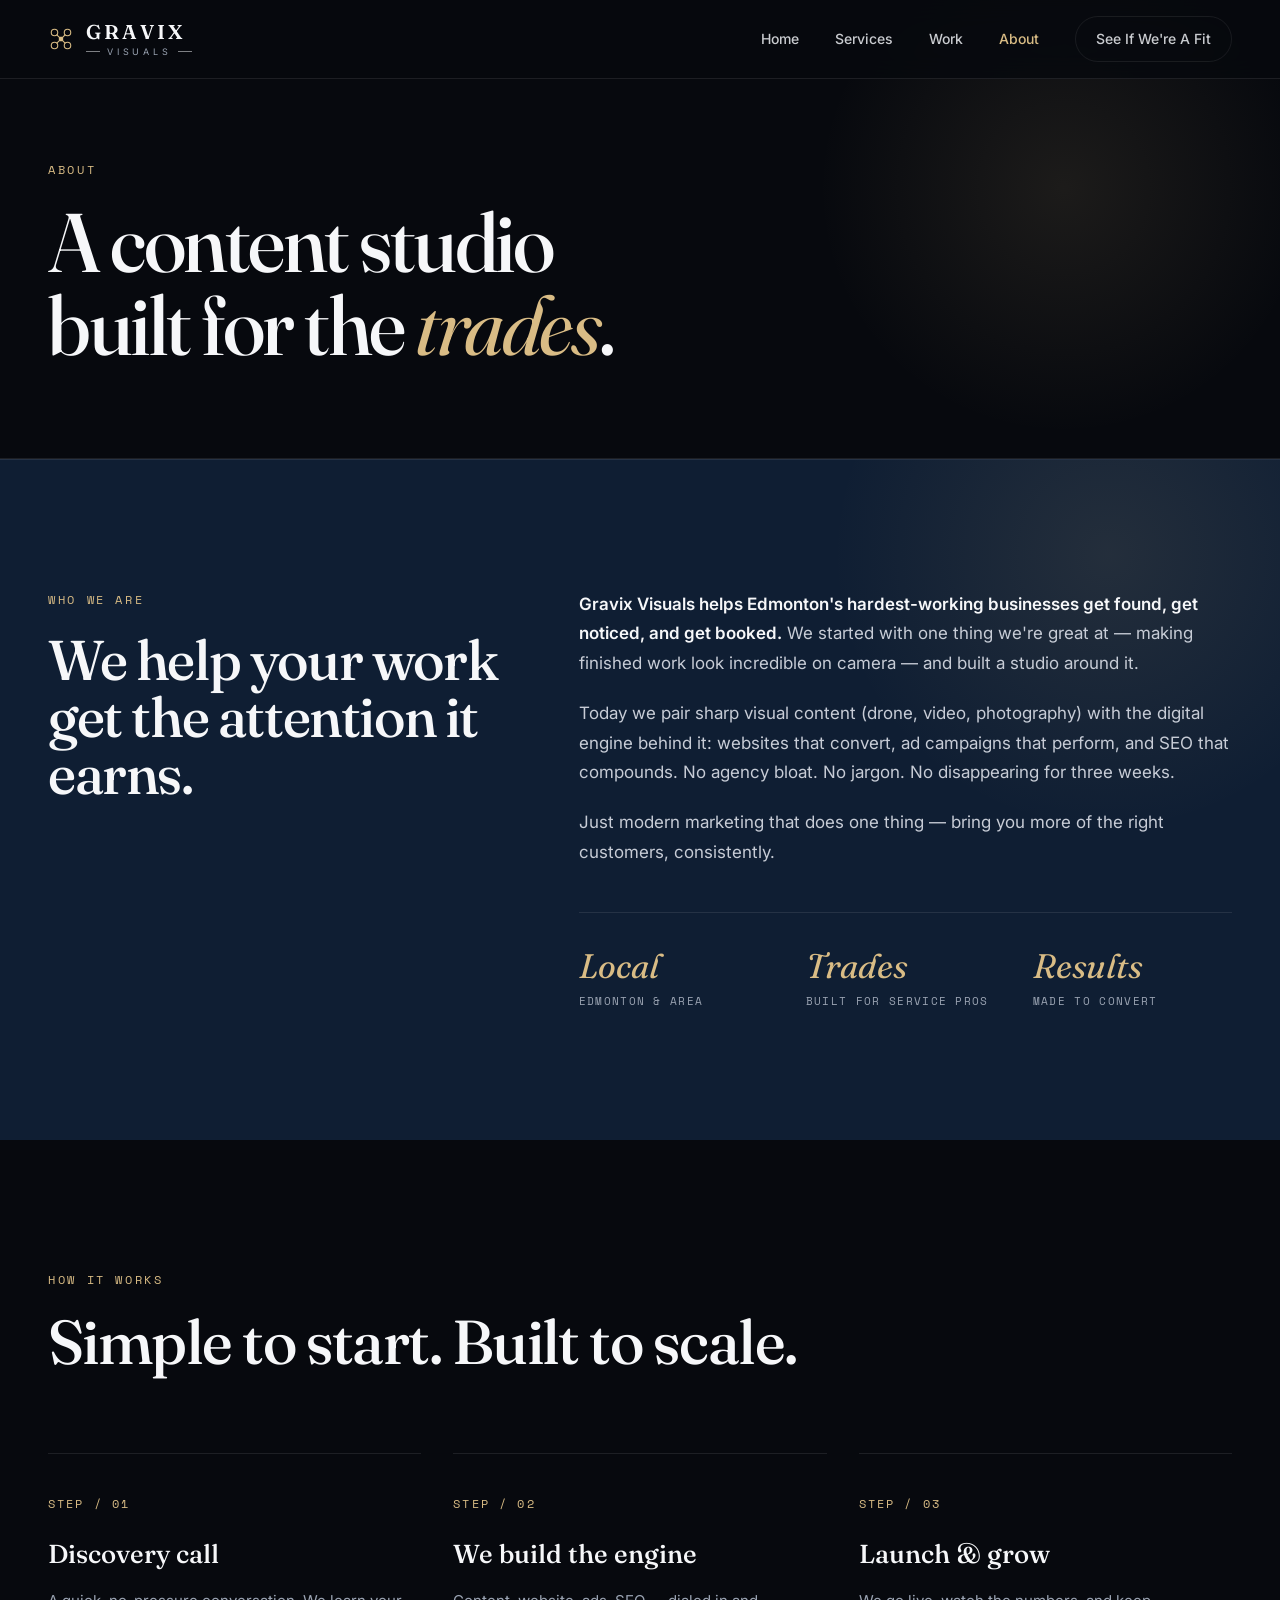
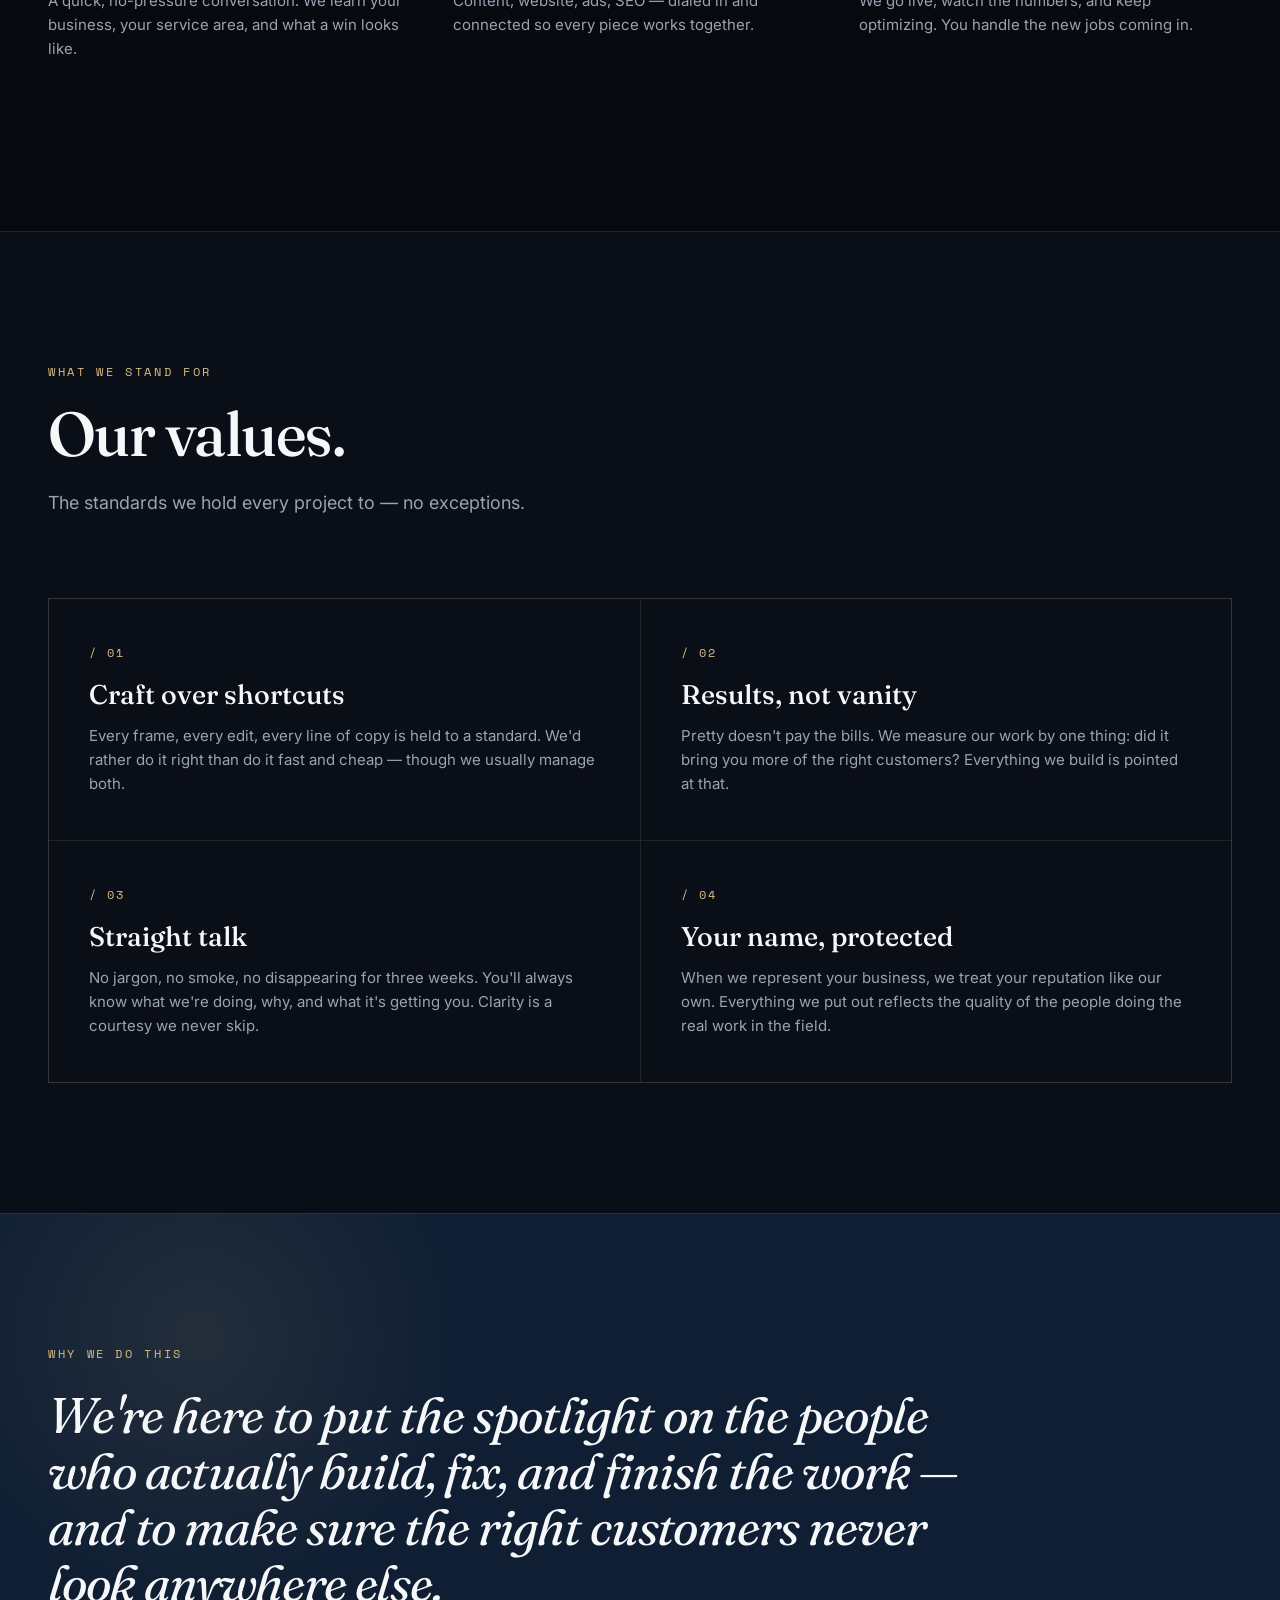
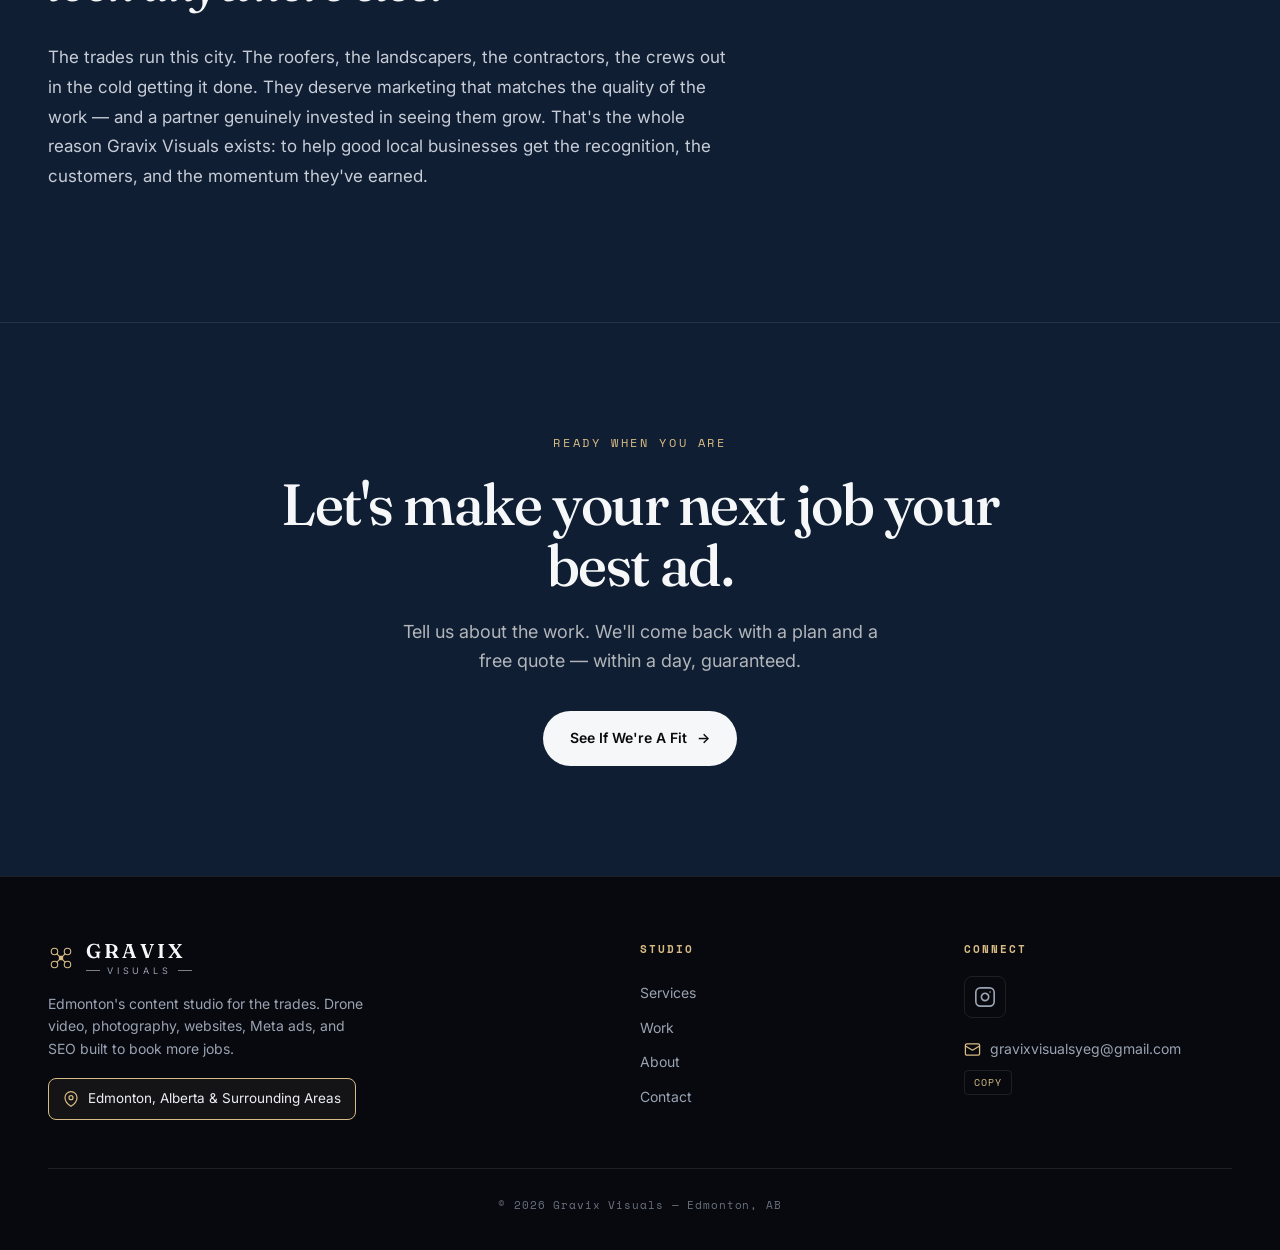
<file: about.html>
<!DOCTYPE html>
<html lang="en">
<head>
<meta charset="UTF-8" />
<meta name="viewport" content="width=device-width, initial-scale=1.0" />
<title>About — Gravix Visuals</title>
<meta name="description" content="Gravix Visuals is an Edmonton content studio built for the trades. Drone video, photography, websites, ads, and SEO that bring in more of the right customers." />
<link rel="preconnect" href="https://fonts.googleapis.com">
<link rel="preconnect" href="https://fonts.gstatic.com" crossorigin>
<link href="https://fonts.googleapis.com/css2?family=Fraunces:ital,opsz,wght@0,9..144,400;0,9..144,500;0,9..144,600;1,9..144,400;1,9..144,500&family=Inter:wght@400;500;600;700&family=Space+Mono:wght@400;700&display=swap" rel="stylesheet">
<link rel="stylesheet" href="/styles.css">
</head>
<body data-page="about">

<nav id="nav" class="solid">
  <div class="wrap">
    <a href="/" class="brand" aria-label="Gravix Visuals home">
      <svg viewBox="0 0 48 48" fill="none" stroke="currentColor" stroke-width="2" aria-hidden="true">
        <circle cx="12" cy="12" r="6"/><circle cx="36" cy="12" r="6"/>
        <circle cx="12" cy="36" r="6"/><circle cx="36" cy="36" r="6"/>
        <line x1="16" y1="16" x2="32" y2="32"/><line x1="32" y1="16" x2="16" y2="32"/>
        <rect x="20" y="20" width="8" height="8" rx="2" fill="currentColor" stroke="none"/>
      </svg>
      <span class="word"><b>GRAVIX</b><span class="vis"><span class="ln"></span><small>VISUALS</small><span class="ln"></span></span></span>
    </a>
    <div class="nav-links" id="navlinks">
      <a href="/" onclick="closeNav()">Home</a>
      <a href="/services" onclick="closeNav()">Services</a>
      <a href="/work" onclick="closeNav()">Work</a>
      <a href="/about" class="active" onclick="closeNav()">About</a>
      <a href="/contact" class="nav-cta" onclick="closeNav()">See If We're A Fit</a>
    </div>
    <button class="burger" aria-label="Toggle menu" onclick="toggleNav()">&#9776;</button>
  </div>
</nav>

<header class="page-hero">
  <div class="wrap">
    <span class="eyebrow">About</span>
    <h1 class="display">A content studio<br>built for the <em>trades</em>.</h1>
  </div>
</header>

<section id="about" style="background:var(--navy);border-top:1px solid var(--line)">
  <div class="wrap">
    <div class="about-grid">
      <div class="reveal">
        <span class="eyebrow" style="display:block;margin-bottom:22px;">Who we are</span>
        <h2 class="display">We help your work get the attention it earns.</h2>
      </div>
      <div class="about-body reveal">
        <p><strong>Gravix Visuals helps Edmonton's hardest-working businesses get found, get noticed, and get booked.</strong> We started with one thing we're great at &mdash; making finished work look incredible on camera &mdash; and built a studio around it.</p>
        <p>Today we pair sharp visual content (drone, video, photography) with the digital engine behind it: websites that convert, ad campaigns that perform, and SEO that compounds. No agency bloat. No jargon. No disappearing for three weeks.</p>
        <p>Just modern marketing that does one thing &mdash; bring you more of the right customers, consistently.</p>
        <div class="about-stats">
          <div><div class="k">Local</div><div class="v">Edmonton &amp; area</div></div>
          <div><div class="k">Trades</div><div class="v">Built for service pros</div></div>
          <div><div class="k">Results</div><div class="v">Made to convert</div></div>
        </div>
      </div>
    </div>
  </div>
</section>

<section id="process">
  <div class="wrap">
    <div class="sec-head reveal">
      <span class="eyebrow">How it works</span>
      <h2 class="display">Simple to start. Built to scale.</h2>
    </div>
    <div class="steps">
      <div class="step reveal">
        <div class="s-num">STEP / 01</div>
        <h4>Discovery call</h4>
        <p>A quick, no-pressure conversation. We learn your business, your service area, and what a win looks like.</p>
      </div>
      <div class="step reveal">
        <div class="s-num">STEP / 02</div>
        <h4>We build the engine</h4>
        <p>Content, website, ads, SEO &mdash; dialed in and connected so every piece works together.</p>
      </div>
      <div class="step reveal">
        <div class="s-num">STEP / 03</div>
        <h4>Launch &amp; grow</h4>
        <p>We go live, watch the numbers, and keep optimizing. You handle the new jobs coming in.</p>
      </div>
    </div>
  </div>
</section>

<section id="values" style="background:var(--bg-2);border-top:1px solid var(--line)">
  <div class="wrap">
    <div class="sec-head reveal">
      <span class="eyebrow">What we stand for</span>
      <h2 class="display">Our values.</h2>
      <p>The standards we hold every project to &mdash; no exceptions.</p>
    </div>
    <div class="values-grid">
      <div class="value-card reveal">
        <div class="vc-num">/ 01</div>
        <h4>Craft over shortcuts</h4>
        <p>Every frame, every edit, every line of copy is held to a standard. We'd rather do it right than do it fast and cheap &mdash; though we usually manage both.</p>
      </div>
      <div class="value-card reveal">
        <div class="vc-num">/ 02</div>
        <h4>Results, not vanity</h4>
        <p>Pretty doesn't pay the bills. We measure our work by one thing: did it bring you more of the right customers? Everything we build is pointed at that.</p>
      </div>
      <div class="value-card reveal">
        <div class="vc-num">/ 03</div>
        <h4>Straight talk</h4>
        <p>No jargon, no smoke, no disappearing for three weeks. You'll always know what we're doing, why, and what it's getting you. Clarity is a courtesy we never skip.</p>
      </div>
      <div class="value-card reveal">
        <div class="vc-num">/ 04</div>
        <h4>Your name, protected</h4>
        <p>When we represent your business, we treat your reputation like our own. Everything we put out reflects the quality of the people doing the real work in the field.</p>
      </div>
    </div>
  </div>
</section>

<section id="mission" style="background:var(--navy);border-top:1px solid var(--line);position:relative;overflow:hidden">
  <div class="wrap">
    <div class="mission-block reveal">
      <span class="eyebrow" style="display:block;margin-bottom:24px;">Why we do this</span>
      <h2 class="display mission-statement">We're here to put the spotlight on the people who actually build, fix, and finish the work &mdash; and to make sure the right customers never look anywhere else.</h2>
      <p class="mission-sub">The trades run this city. The roofers, the landscapers, the contractors, the crews out in the cold getting it done. They deserve marketing that matches the quality of the work &mdash; and a partner genuinely invested in seeing them grow. That's the whole reason Gravix Visuals exists: to help good local businesses get the recognition, the customers, and the momentum they've earned.</p>
    </div>
  </div>
</section>

<section class="cta-band">
  <div class="wrap">
    <span class="eyebrow" style="display:block;margin-bottom:22px;color:var(--gold)">Ready when you are</span>
    <h2 class="display">Let's make your next job your best ad.</h2>
    <p>Tell us about the work. We'll come back with a plan and a free quote &mdash; within a day, guaranteed.</p>
    <div class="cta-row">
      <a href="/contact" class="btn btn-primary">See If We're A Fit <span class="ar">&rarr;</span></a>
    </div>
  </div>
</section>

<footer>
  <div class="wrap">
    <div class="foot-grid">
      <div>
        <a href="/" class="brand">
          <svg viewBox="0 0 48 48" fill="none" stroke="currentColor" stroke-width="2" aria-hidden="true">
        <circle cx="12" cy="12" r="6"/><circle cx="36" cy="12" r="6"/>
        <circle cx="12" cy="36" r="6"/><circle cx="36" cy="36" r="6"/>
        <line x1="16" y1="16" x2="32" y2="32"/><line x1="32" y1="16" x2="16" y2="32"/>
        <rect x="20" y="20" width="8" height="8" rx="2" fill="currentColor" stroke="none"/>
      </svg>
      <span class="word"><b>GRAVIX</b><span class="vis"><span class="ln"></span><small>VISUALS</small><span class="ln"></span></span></span>
        </a>
        <p class="foot-about">Edmonton's content studio for the trades. Drone video, photography, websites, Meta ads, and SEO built to book more jobs.</p>
        <div class="foot-location">
          <svg width="16" height="16" viewBox="0 0 24 24" fill="none" stroke="currentColor" stroke-width="1.8" stroke-linecap="round" stroke-linejoin="round" aria-hidden="true">
            <path d="M21 10c0 7-9 13-9 13s-9-6-9-13a9 9 0 1 1 18 0z"/>
            <circle cx="12" cy="10" r="3"/>
          </svg>
          <span>Edmonton, Alberta &amp; Surrounding Areas</span>
        </div>
      </div>
      <div class="foot-col">
        <h5>Studio</h5>
        <a href="/services">Services</a>
        <a href="/work">Work</a>
        <a href="/about">About</a>
        <a href="/contact">Contact</a>
      </div>
      <div class="foot-col">
        <h5>Connect</h5>
        <a href="https://www.instagram.com/gravix.visuals/" target="_blank" rel="noopener" class="ig-link" aria-label="Gravix Visuals on Instagram">
          <svg width="22" height="22" viewBox="0 0 24 24" fill="none" stroke="currentColor" stroke-width="1.8" stroke-linecap="round" stroke-linejoin="round" aria-hidden="true">
            <rect x="2" y="2" width="20" height="20" rx="5" ry="5"/>
            <path d="M16 11.37A4 4 0 1 1 12.63 8 4 4 0 0 1 16 11.37z"/>
            <line x1="17.5" y1="6.5" x2="17.51" y2="6.5"/>
          </svg>
        </a>
        <div class="email-line">
          <svg width="17" height="17" viewBox="0 0 24 24" fill="none" stroke="currentColor" stroke-width="1.8" stroke-linecap="round" stroke-linejoin="round" aria-hidden="true">
            <rect x="2" y="4" width="20" height="16" rx="2"/>
            <path d="m22 7-10 6L2 7"/>
          </svg>
          <span class="email-text" id="emailText">gravixvisualsyeg@gmail.com</span>
          <button type="button" class="copy-btn" onclick="copyEmail(this)" aria-label="Copy email address">Copy</button>
        </div>

      </div>
    </div>
    <div class="foot-bottom">
      <span>&copy; 2026 Gravix Visuals &mdash; Edmonton, AB</span>
    </div>
  </div>
</footer>

<script>
  const nav=document.getElementById('nav');
  const isHome=document.body.dataset.page==='home';
  const onScroll=()=>{ if(window.scrollY>40||!isHome)nav.classList.add('solid'); else nav.classList.remove('solid'); };
  window.addEventListener('scroll',onScroll); onScroll();

  function toggleNav(){document.getElementById('navlinks').classList.toggle('open');}
  function closeNav(){document.getElementById('navlinks').classList.remove('open');}

  const __h=document.querySelector('.hero');
  if(__h){ __h.classList.add('play'); window.addEventListener('load',()=>__h.classList.add('play')); }

  const io=new IntersectionObserver((entries)=>{
    entries.forEach(e=>{ if(e.isIntersecting){e.target.classList.add('in');io.unobserve(e.target);} });
  },{threshold:0.12,rootMargin:'0px 0px -8% 0px'});
  document.querySelectorAll('.reveal').forEach(el=>io.observe(el));

  const __hero=document.getElementById('heroVid');
  const __vids=document.querySelectorAll('.bgvid');
  function __srcOf(){ return (__hero && (__hero.currentSrc||__hero.src)) || (__vids[0] && __vids[0].getAttribute('data-src')) || ''; }
  function __startVids(){
    __vids.forEach(v=>{
      if(!v.src){ const s=v.getAttribute('data-src')||__srcOf(); if(s) v.src=s; }
      v.muted=true; v.playsInline=true;
      const p=v.play(); if(p&&p.catch) p.catch(()=>{});
    });
  }
  __vids.forEach(v=>{ v.addEventListener('canplay',__startVids); v.addEventListener('loadeddata',__startVids); });
  __startVids();
  window.addEventListener('load',__startVids);
  ['pointerdown','touchstart','scroll','keydown','click'].forEach(ev=>window.addEventListener(ev,__startVids,{once:true,passive:true}));

  function submitForm(e){
    e.preventDefault();
    document.getElementById('contactForm').style.display='none';
    document.getElementById('formSuccess').classList.add('show');
    return false;
  }

  function copyEmail(btn){
    const email='gravixvisualsyeg@gmail.com';
    const done=()=>{ const o=btn.textContent; btn.textContent='Copied!'; btn.classList.add('copied'); setTimeout(()=>{btn.textContent=o;btn.classList.remove('copied');},1600); };
    if(navigator.clipboard&&navigator.clipboard.writeText){ navigator.clipboard.writeText(email).then(done).catch(()=>fallbackCopy(email,done)); }
    else { fallbackCopy(email,done); }
  }
  function fallbackCopy(text,cb){
    const t=document.createElement('textarea'); t.value=text; t.style.position='fixed'; t.style.opacity='0'; document.body.appendChild(t); t.select();
    try{ document.execCommand('copy'); }catch(e){} document.body.removeChild(t); if(cb)cb();
  }
</script>
</body>
</html>
</file>
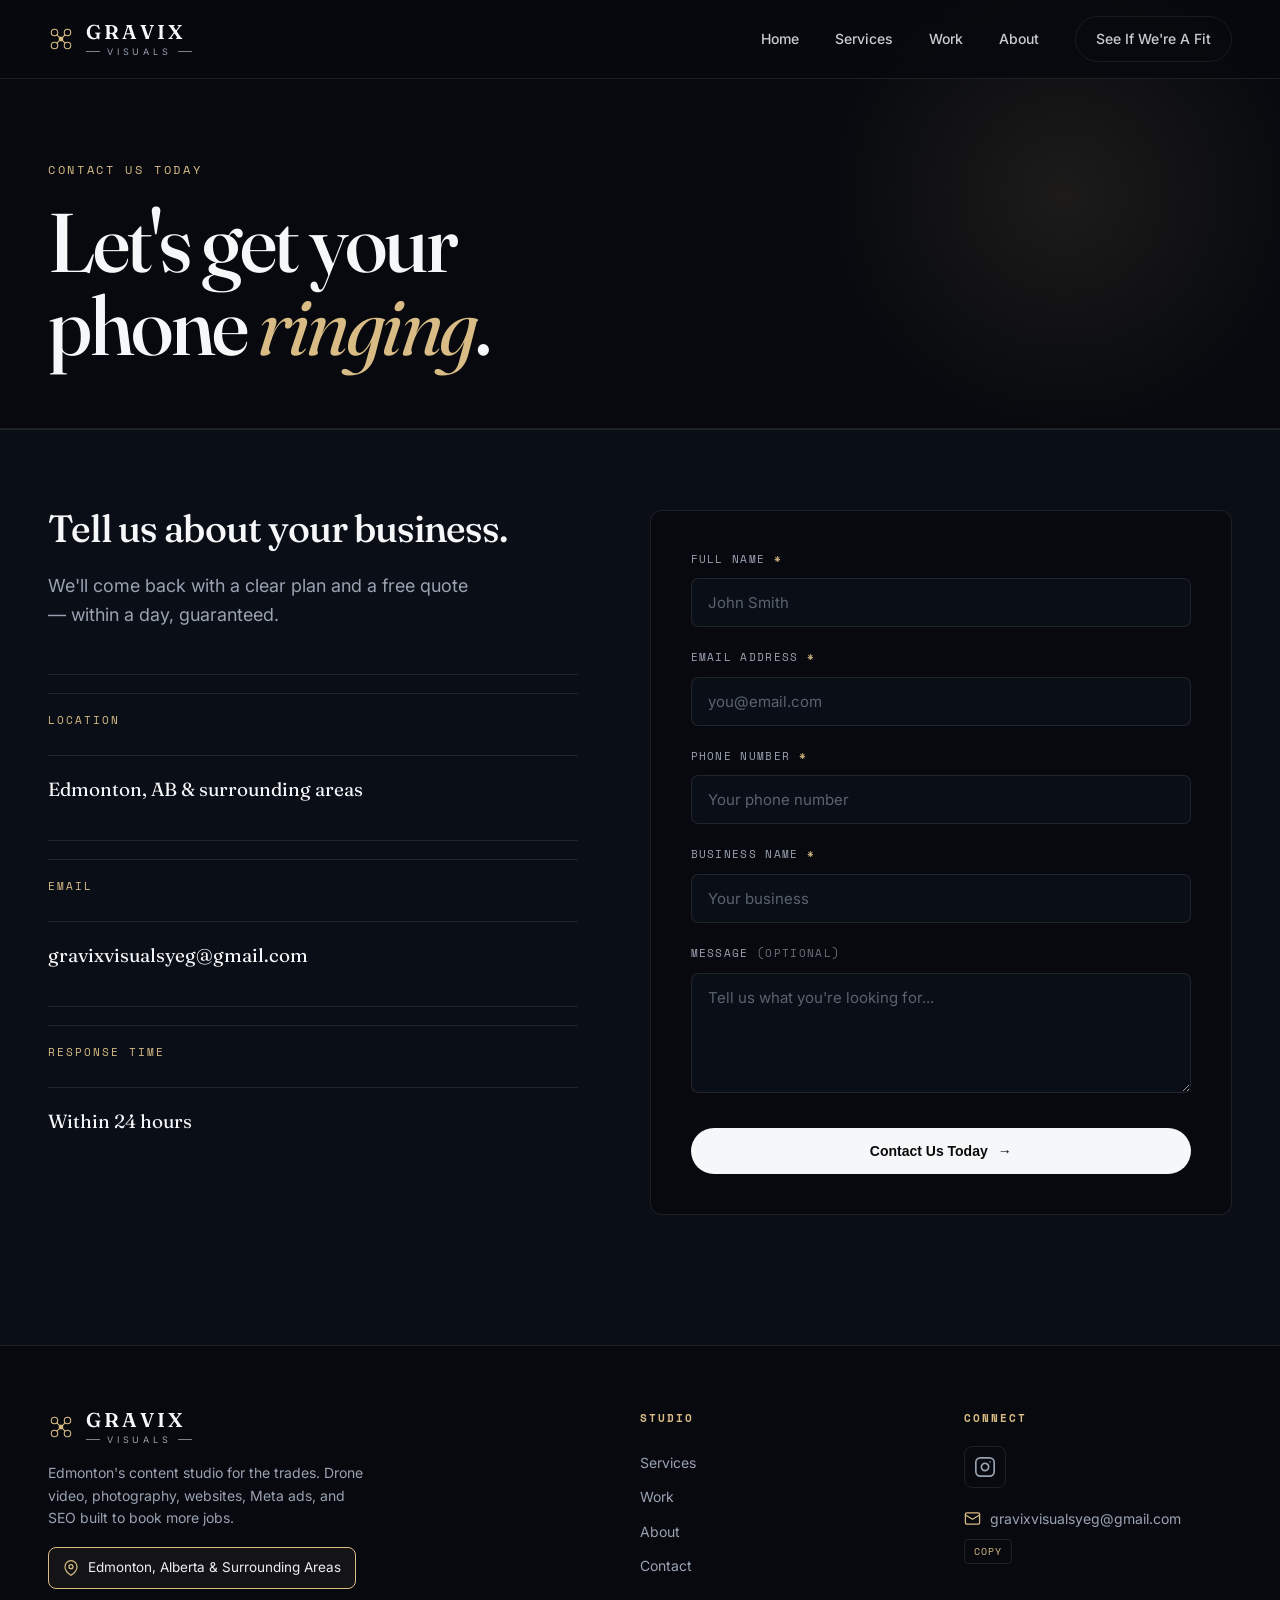
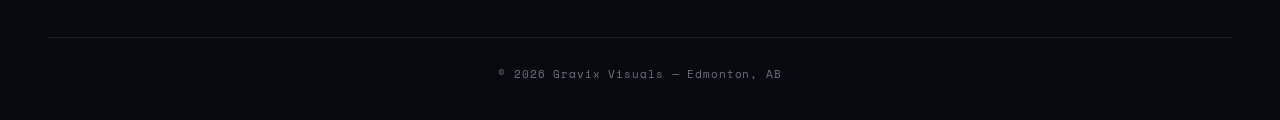
<file: contact.html>
<!DOCTYPE html>
<html lang="en">
<head>
<meta charset="UTF-8" />
<meta name="viewport" content="width=device-width, initial-scale=1.0" />
<title>Contact — Gravix Visuals</title>
<meta name="description" content="Get in touch with Gravix Visuals. Tell us about your business and we'll come back with a plan and a free quote." />
<link rel="preconnect" href="https://fonts.googleapis.com">
<link rel="preconnect" href="https://fonts.gstatic.com" crossorigin>
<link href="https://fonts.googleapis.com/css2?family=Fraunces:ital,opsz,wght@0,9..144,400;0,9..144,500;0,9..144,600;1,9..144,400;1,9..144,500&family=Inter:wght@400;500;600;700&family=Space+Mono:wght@400;700&display=swap" rel="stylesheet">
<link rel="stylesheet" href="/styles.css">
</head>
<body data-page="contact">

<nav id="nav" class="solid">
  <div class="wrap">
    <a href="/" class="brand" aria-label="Gravix Visuals home">
      <svg viewBox="0 0 48 48" fill="none" stroke="currentColor" stroke-width="2" aria-hidden="true">
        <circle cx="12" cy="12" r="6"/><circle cx="36" cy="12" r="6"/>
        <circle cx="12" cy="36" r="6"/><circle cx="36" cy="36" r="6"/>
        <line x1="16" y1="16" x2="32" y2="32"/><line x1="32" y1="16" x2="16" y2="32"/>
        <rect x="20" y="20" width="8" height="8" rx="2" fill="currentColor" stroke="none"/>
      </svg>
      <span class="word"><b>GRAVIX</b><span class="vis"><span class="ln"></span><small>VISUALS</small><span class="ln"></span></span></span>
    </a>
    <div class="nav-links" id="navlinks">
      <a href="/" onclick="closeNav()">Home</a>
      <a href="/services" onclick="closeNav()">Services</a>
      <a href="/work" onclick="closeNav()">Work</a>
      <a href="/about" onclick="closeNav()">About</a>
      <a href="/contact" class="nav-cta" onclick="closeNav()">See If We're A Fit</a>
    </div>
    <button class="burger" aria-label="Toggle menu" onclick="toggleNav()">&#9776;</button>
  </div>
</nav>

<header class="page-hero" style="padding-bottom:60px">
  <div class="wrap">
    <span class="eyebrow">Contact Us Today</span>
    <h1 class="display">Let's get your<br>phone <em>ringing</em>.</h1>
  </div>
</header>

<section id="contact" style="padding-top:80px">
  <div class="wrap">
    <div class="contact-grid">
      <div class="contact-head reveal">
        <h2 class="display" style="font-size:clamp(28px,3vw,38px)">Tell us about your business.</h2>
        <p>We'll come back with a clear plan and a free quote &mdash; within a day, guaranteed.</p>
        <div class="contact-info">
          <div><div class="lbl">Location</div><div class="val">Edmonton, AB &amp; surrounding areas</div></div>
          <div><div class="lbl">Email</div><div class="val">gravixvisualsyeg@gmail.com</div></div>
          <div><div class="lbl">Response Time</div><div class="val">Within 24 hours</div></div>
        </div>
      </div>

      <div class="reveal">
        <form id="contactForm" onsubmit="return submitForm(event)">
          <div class="field">
            <label for="fullname">Full Name <span class="req">*</span></label>
            <input type="text" id="fullname" name="fullname" required placeholder="John Smith" />
          </div>
          <div class="field">
            <label for="email">Email Address <span class="req">*</span></label>
            <input type="email" id="email" name="email" required placeholder="you@email.com" />
          </div>
          <div class="field">
            <label for="phone">Phone Number <span class="req">*</span></label>
            <input type="tel" id="phone" name="phone" required placeholder="Your phone number" />
          </div>
          <div class="field">
            <label for="business">Business Name <span class="req">*</span></label>
            <input type="text" id="business" name="business" required placeholder="Your business" />
          </div>
          <div class="field">
            <label for="message">Message <span style="color:var(--muted-2)">(optional)</span></label>
            <textarea id="message" name="message" placeholder="Tell us what you're looking for..."></textarea>
          </div>
          <button type="submit" class="btn btn-primary">Contact Us Today <span class="ar">&rarr;</span></button>
        </form>
        <div class="form-success" id="formSuccess">
          <div class="ic">&#10003;</div>
          <h4>Message sent.</h4>
          <p>Thanks &mdash; we'll be in touch within 24 hours.</p>
        </div>
      </div>
    </div>
  </div>
</section>

<footer>
  <div class="wrap">
    <div class="foot-grid">
      <div>
        <a href="/" class="brand">
          <svg viewBox="0 0 48 48" fill="none" stroke="currentColor" stroke-width="2" aria-hidden="true">
        <circle cx="12" cy="12" r="6"/><circle cx="36" cy="12" r="6"/>
        <circle cx="12" cy="36" r="6"/><circle cx="36" cy="36" r="6"/>
        <line x1="16" y1="16" x2="32" y2="32"/><line x1="32" y1="16" x2="16" y2="32"/>
        <rect x="20" y="20" width="8" height="8" rx="2" fill="currentColor" stroke="none"/>
      </svg>
      <span class="word"><b>GRAVIX</b><span class="vis"><span class="ln"></span><small>VISUALS</small><span class="ln"></span></span></span>
        </a>
        <p class="foot-about">Edmonton's content studio for the trades. Drone video, photography, websites, Meta ads, and SEO built to book more jobs.</p>
        <div class="foot-location">
          <svg width="16" height="16" viewBox="0 0 24 24" fill="none" stroke="currentColor" stroke-width="1.8" stroke-linecap="round" stroke-linejoin="round" aria-hidden="true">
            <path d="M21 10c0 7-9 13-9 13s-9-6-9-13a9 9 0 1 1 18 0z"/>
            <circle cx="12" cy="10" r="3"/>
          </svg>
          <span>Edmonton, Alberta &amp; Surrounding Areas</span>
        </div>
      </div>
      <div class="foot-col">
        <h5>Studio</h5>
        <a href="/services">Services</a>
        <a href="/work">Work</a>
        <a href="/about">About</a>
        <a href="/contact">Contact</a>
      </div>
      <div class="foot-col">
        <h5>Connect</h5>
        <a href="https://www.instagram.com/gravix.visuals/" target="_blank" rel="noopener" class="ig-link" aria-label="Gravix Visuals on Instagram">
          <svg width="22" height="22" viewBox="0 0 24 24" fill="none" stroke="currentColor" stroke-width="1.8" stroke-linecap="round" stroke-linejoin="round" aria-hidden="true">
            <rect x="2" y="2" width="20" height="20" rx="5" ry="5"/>
            <path d="M16 11.37A4 4 0 1 1 12.63 8 4 4 0 0 1 16 11.37z"/>
            <line x1="17.5" y1="6.5" x2="17.51" y2="6.5"/>
          </svg>
        </a>
        <div class="email-line">
          <svg width="17" height="17" viewBox="0 0 24 24" fill="none" stroke="currentColor" stroke-width="1.8" stroke-linecap="round" stroke-linejoin="round" aria-hidden="true">
            <rect x="2" y="4" width="20" height="16" rx="2"/>
            <path d="m22 7-10 6L2 7"/>
          </svg>
          <span class="email-text" id="emailText">gravixvisualsyeg@gmail.com</span>
          <button type="button" class="copy-btn" onclick="copyEmail(this)" aria-label="Copy email address">Copy</button>
        </div>

      </div>
    </div>
    <div class="foot-bottom">
      <span>&copy; 2026 Gravix Visuals &mdash; Edmonton, AB</span>
    </div>
  </div>
</footer>

<script>
  const nav=document.getElementById('nav');
  const isHome=document.body.dataset.page==='home';
  const onScroll=()=>{ if(window.scrollY>40||!isHome)nav.classList.add('solid'); else nav.classList.remove('solid'); };
  window.addEventListener('scroll',onScroll); onScroll();

  function toggleNav(){document.getElementById('navlinks').classList.toggle('open');}
  function closeNav(){document.getElementById('navlinks').classList.remove('open');}

  const __h=document.querySelector('.hero');
  if(__h){ __h.classList.add('play'); window.addEventListener('load',()=>__h.classList.add('play')); }

  const io=new IntersectionObserver((entries)=>{
    entries.forEach(e=>{ if(e.isIntersecting){e.target.classList.add('in');io.unobserve(e.target);} });
  },{threshold:0.12,rootMargin:'0px 0px -8% 0px'});
  document.querySelectorAll('.reveal').forEach(el=>io.observe(el));

  const __hero=document.getElementById('heroVid');
  const __vids=document.querySelectorAll('.bgvid');
  function __srcOf(){ return (__hero && (__hero.currentSrc||__hero.src)) || (__vids[0] && __vids[0].getAttribute('data-src')) || ''; }
  function __startVids(){
    __vids.forEach(v=>{
      if(!v.src){ const s=v.getAttribute('data-src')||__srcOf(); if(s) v.src=s; }
      v.muted=true; v.playsInline=true;
      const p=v.play(); if(p&&p.catch) p.catch(()=>{});
    });
  }
  __vids.forEach(v=>{ v.addEventListener('canplay',__startVids); v.addEventListener('loadeddata',__startVids); });
  __startVids();
  window.addEventListener('load',__startVids);
  ['pointerdown','touchstart','scroll','keydown','click'].forEach(ev=>window.addEventListener(ev,__startVids,{once:true,passive:true}));

  function submitForm(e){
    e.preventDefault();
    const form=document.getElementById('contactForm');
    const btn=form.querySelector('button[type=submit]');
    const orig=btn.innerHTML;
    btn.disabled=true; btn.innerHTML='Sending...';
    fetch('https://formspree.io/f/xjgqaqgn',{
      method:'POST',
      body:new FormData(form),
      headers:{'Accept':'application/json'}
    }).then(r=>{
      if(r.ok){
        form.style.display='none';
        document.getElementById('formSuccess').classList.add('show');
      } else {
        btn.disabled=false; btn.innerHTML=orig;
        alert('Something went wrong sending your message. Please email us directly at gravixvisualsyeg@gmail.com');
      }
    }).catch(()=>{
      btn.disabled=false; btn.innerHTML=orig;
      alert('Something went wrong sending your message. Please email us directly at gravixvisualsyeg@gmail.com');
    });
    return false;
  }

  function copyEmail(btn){
    const email='gravixvisualsyeg@gmail.com';
    const done=()=>{ const o=btn.textContent; btn.textContent='Copied!'; btn.classList.add('copied'); setTimeout(()=>{btn.textContent=o;btn.classList.remove('copied');},1600); };
    if(navigator.clipboard&&navigator.clipboard.writeText){ navigator.clipboard.writeText(email).then(done).catch(()=>fallbackCopy(email,done)); }
    else { fallbackCopy(email,done); }
  }
  function fallbackCopy(text,cb){
    const t=document.createElement('textarea'); t.value=text; t.style.position='fixed'; t.style.opacity='0'; document.body.appendChild(t); t.select();
    try{ document.execCommand('copy'); }catch(e){} document.body.removeChild(t); if(cb)cb();
  }
</script>
</body>
</html>
</file>
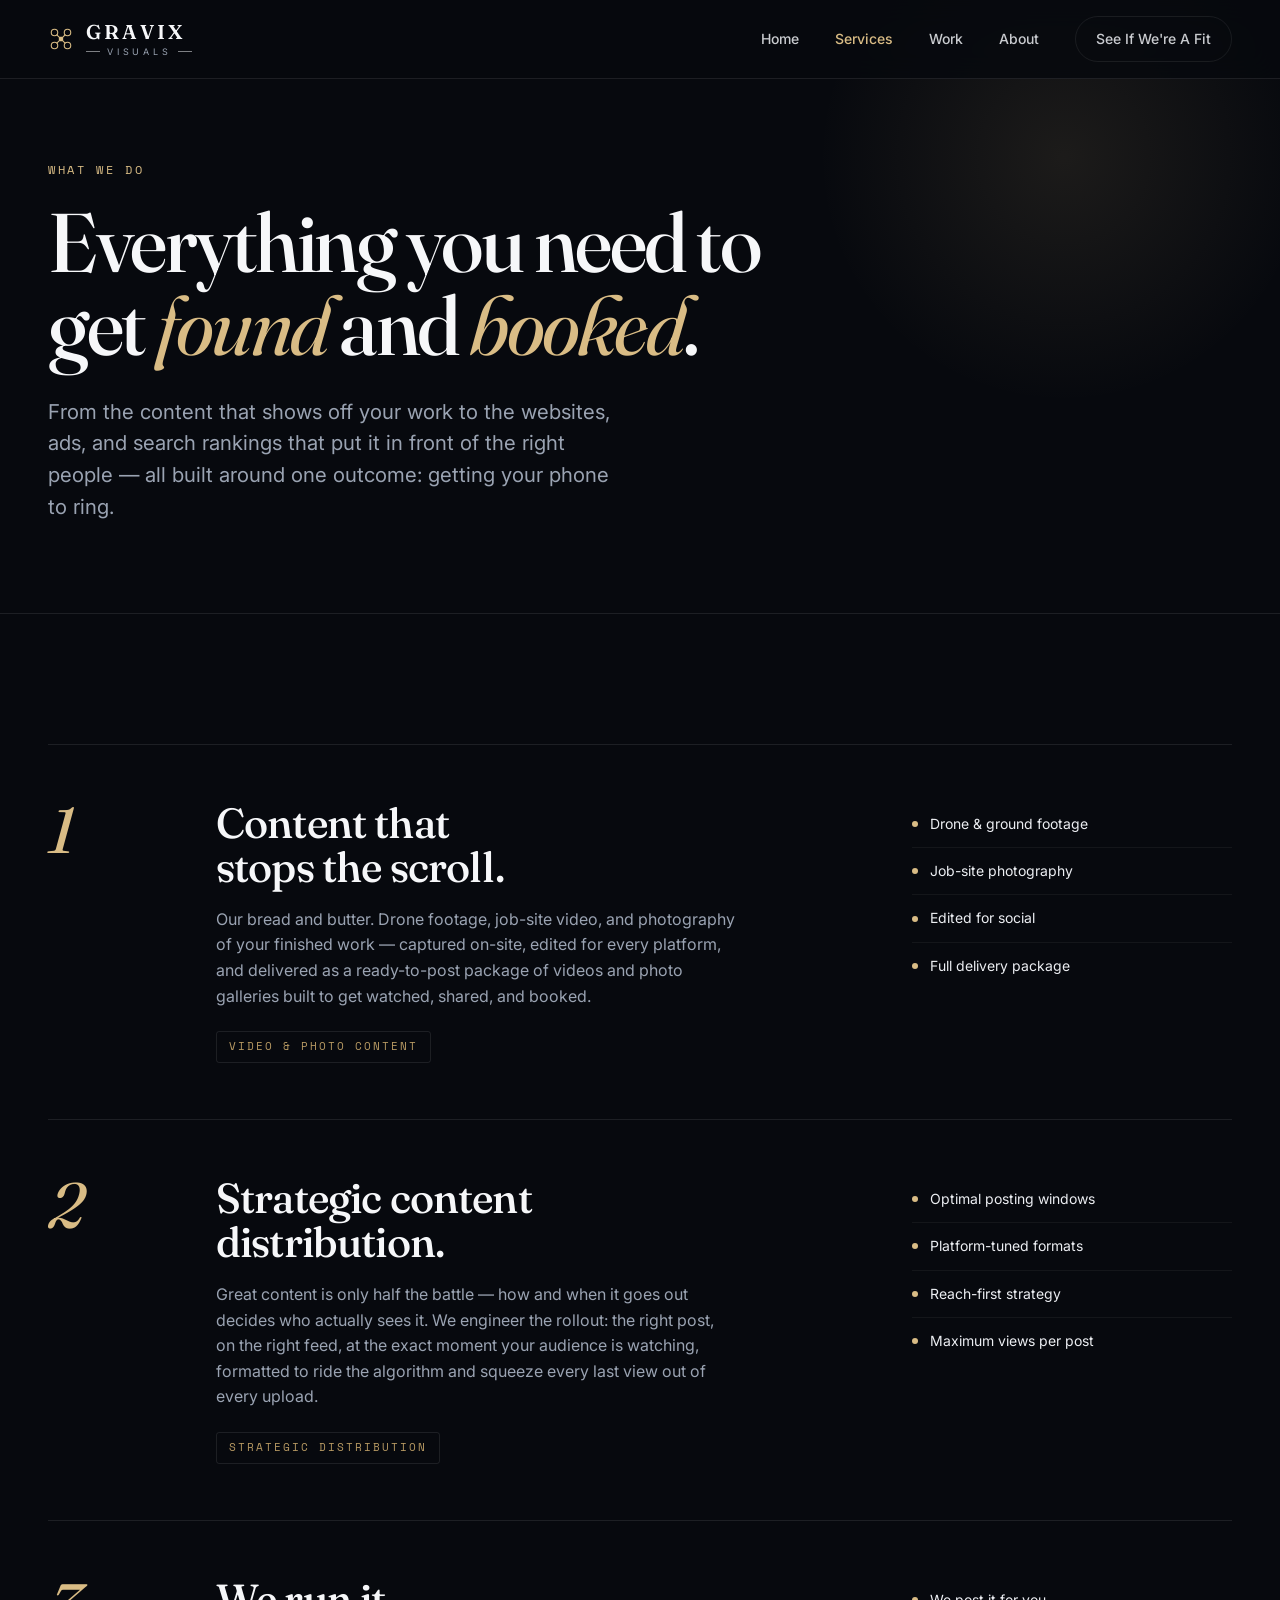
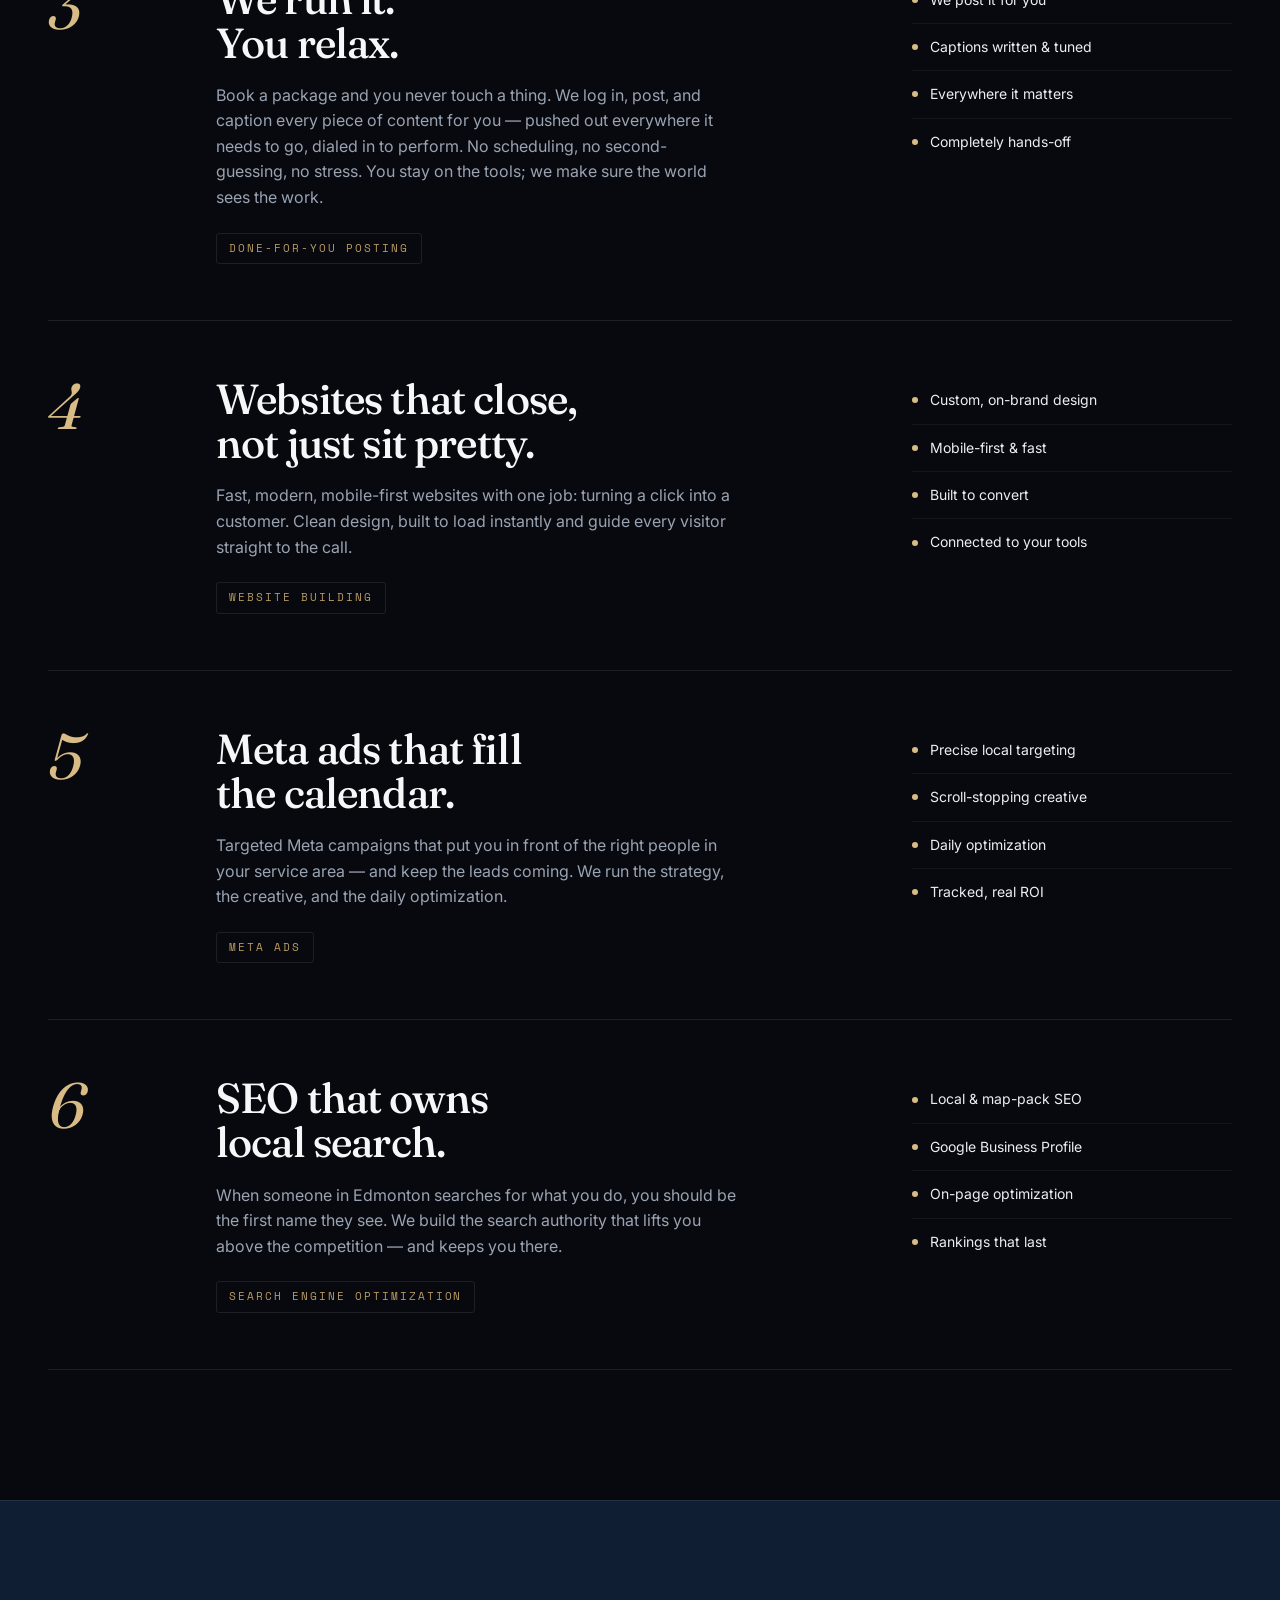
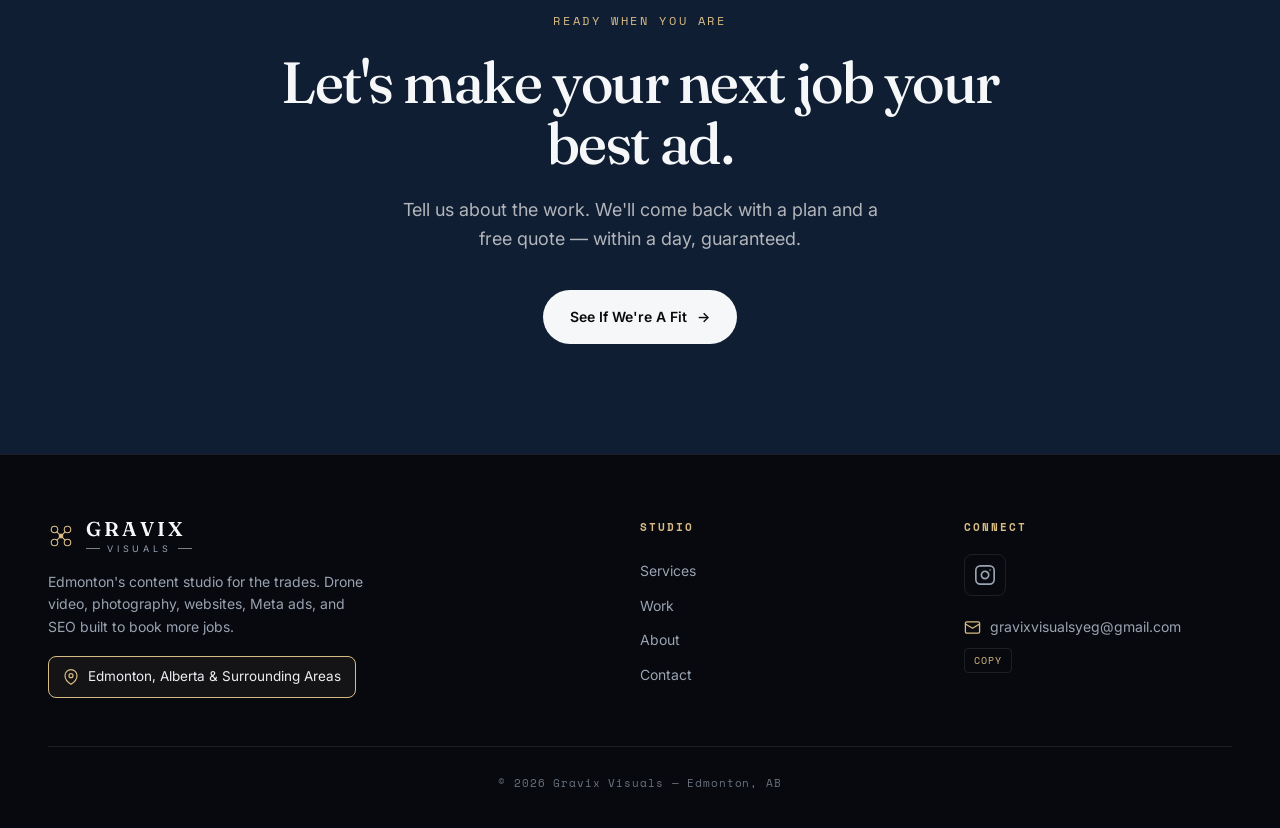
<file: services.html>
<!DOCTYPE html>
<html lang="en">
<head>
<meta charset="UTF-8" />
<meta name="viewport" content="width=device-width, initial-scale=1.0" />
<title>Services — Gravix Visuals</title>
<meta name="description" content="Video and photo content, websites, Meta ads, and SEO for Edmonton's trades. Built to turn finished jobs into booked ones." />
<link rel="preconnect" href="https://fonts.googleapis.com">
<link rel="preconnect" href="https://fonts.gstatic.com" crossorigin>
<link href="https://fonts.googleapis.com/css2?family=Fraunces:ital,opsz,wght@0,9..144,400;0,9..144,500;0,9..144,600;1,9..144,400;1,9..144,500&family=Inter:wght@400;500;600;700&family=Space+Mono:wght@400;700&display=swap" rel="stylesheet">
<link rel="stylesheet" href="/styles.css">
</head>
<body data-page="services">

<nav id="nav" class="solid">
  <div class="wrap">
    <a href="/" class="brand" aria-label="Gravix Visuals home">
      <svg viewBox="0 0 48 48" fill="none" stroke="currentColor" stroke-width="2" aria-hidden="true">
        <circle cx="12" cy="12" r="6"/><circle cx="36" cy="12" r="6"/>
        <circle cx="12" cy="36" r="6"/><circle cx="36" cy="36" r="6"/>
        <line x1="16" y1="16" x2="32" y2="32"/><line x1="32" y1="16" x2="16" y2="32"/>
        <rect x="20" y="20" width="8" height="8" rx="2" fill="currentColor" stroke="none"/>
      </svg>
      <span class="word"><b>GRAVIX</b><span class="vis"><span class="ln"></span><small>VISUALS</small><span class="ln"></span></span></span>
    </a>
    <div class="nav-links" id="navlinks">
      <a href="/" onclick="closeNav()">Home</a>
      <a href="/services" class="active" onclick="closeNav()">Services</a>
      <a href="/work" onclick="closeNav()">Work</a>
      <a href="/about" onclick="closeNav()">About</a>
      <a href="/contact" class="nav-cta" onclick="closeNav()">See If We're A Fit</a>
    </div>
    <button class="burger" aria-label="Toggle menu" onclick="toggleNav()">&#9776;</button>
  </div>
</nav>

<header class="page-hero">
  <div class="wrap">
    <span class="eyebrow">What We Do</span>
    <h1 class="display">Everything you need to<br>get <em>found</em> and <em>booked</em>.</h1>
    <p class="lead">From the content that shows off your work to the websites, ads, and search rankings that put it in front of the right people &mdash; all built around one outcome: getting your phone to ring.</p>
  </div>
</header>

<section id="services">
  <div class="wrap">
    <div class="svc reveal">
      <div class="num">1</div>
      <div class="svc-main">
        <h3>Content that<br>stops the scroll.</h3>
        <p>Our bread and butter. Drone footage, job-site video, and photography of your finished work &mdash; captured on-site, edited for every platform, and delivered as a ready-to-post package of videos and photo galleries built to get watched, shared, and booked.</p>
        <span class="svc-tag">Video &amp; Photo Content</span>
      </div>
      <ul class="svc-feats">
        <li>Drone &amp; ground footage</li>
        <li>Job-site photography</li>
        <li>Edited for social</li>
        <li>Full delivery package</li>
      </ul>
    </div>

    <div class="svc reveal">
      <div class="num">2</div>
      <div class="svc-main">
        <h3>Strategic content<br>distribution.</h3>
        <p>Great content is only half the battle &mdash; how and when it goes out decides who actually sees it. We engineer the rollout: the right post, on the right feed, at the exact moment your audience is watching, formatted to ride the algorithm and squeeze every last view out of every upload.</p>
        <span class="svc-tag">Strategic Distribution</span>
      </div>
      <ul class="svc-feats">
        <li>Optimal posting windows</li>
        <li>Platform-tuned formats</li>
        <li>Reach-first strategy</li>
        <li>Maximum views per post</li>
      </ul>
    </div>

    <div class="svc reveal">
      <div class="num">3</div>
      <div class="svc-main">
        <h3>We run it.<br>You relax.</h3>
        <p>Book a package and you never touch a thing. We log in, post, and caption every piece of content for you &mdash; pushed out everywhere it needs to go, dialed in to perform. No scheduling, no second-guessing, no stress. You stay on the tools; we make sure the world sees the work.</p>
        <span class="svc-tag">Done-For-You Posting</span>
      </div>
      <ul class="svc-feats">
        <li>We post it for you</li>
        <li>Captions written &amp; tuned</li>
        <li>Everywhere it matters</li>
        <li>Completely hands-off</li>
      </ul>
    </div>

    <div class="svc reveal">
      <div class="num">4</div>
      <div class="svc-main">
        <h3>Websites that close,<br>not just sit pretty.</h3>
        <p>Fast, modern, mobile-first websites with one job: turning a click into a customer. Clean design, built to load instantly and guide every visitor straight to the call.</p>
        <span class="svc-tag">Website Building</span>
      </div>
      <ul class="svc-feats">
        <li>Custom, on-brand design</li>
        <li>Mobile-first &amp; fast</li>
        <li>Built to convert</li>
        <li>Connected to your tools</li>
      </ul>
    </div>

    <div class="svc reveal">
      <div class="num">5</div>
      <div class="svc-main">
        <h3>Meta ads that fill<br>the calendar.</h3>
        <p>Targeted Meta campaigns that put you in front of the right people in your service area &mdash; and keep the leads coming. We run the strategy, the creative, and the daily optimization.</p>
        <span class="svc-tag">Meta Ads</span>
      </div>
      <ul class="svc-feats">
        <li>Precise local targeting</li>
        <li>Scroll-stopping creative</li>
        <li>Daily optimization</li>
        <li>Tracked, real ROI</li>
      </ul>
    </div>

    <div class="svc reveal">
      <div class="num">6</div>
      <div class="svc-main">
        <h3>SEO that owns<br>local search.</h3>
        <p>When someone in Edmonton searches for what you do, you should be the first name they see. We build the search authority that lifts you above the competition &mdash; and keeps you there.</p>
        <span class="svc-tag">Search Engine Optimization</span>
      </div>
      <ul class="svc-feats">
        <li>Local &amp; map-pack SEO</li>
        <li>Google Business Profile</li>
        <li>On-page optimization</li>
        <li>Rankings that last</li>
      </ul>
    </div>
  </div>
</section>

<section class="cta-band">
  <div class="wrap">
    <span class="eyebrow" style="display:block;margin-bottom:22px;color:var(--gold)">Ready when you are</span>
    <h2 class="display">Let's make your next job your best ad.</h2>
    <p>Tell us about the work. We'll come back with a plan and a free quote &mdash; within a day, guaranteed.</p>
    <div class="cta-row">
      <a href="/contact" class="btn btn-primary">See If We're A Fit <span class="ar">&rarr;</span></a>
    </div>
  </div>
</section>

<footer>
  <div class="wrap">
    <div class="foot-grid">
      <div>
        <a href="/" class="brand">
          <svg viewBox="0 0 48 48" fill="none" stroke="currentColor" stroke-width="2" aria-hidden="true">
        <circle cx="12" cy="12" r="6"/><circle cx="36" cy="12" r="6"/>
        <circle cx="12" cy="36" r="6"/><circle cx="36" cy="36" r="6"/>
        <line x1="16" y1="16" x2="32" y2="32"/><line x1="32" y1="16" x2="16" y2="32"/>
        <rect x="20" y="20" width="8" height="8" rx="2" fill="currentColor" stroke="none"/>
      </svg>
      <span class="word"><b>GRAVIX</b><span class="vis"><span class="ln"></span><small>VISUALS</small><span class="ln"></span></span></span>
        </a>
        <p class="foot-about">Edmonton's content studio for the trades. Drone video, photography, websites, Meta ads, and SEO built to book more jobs.</p>
        <div class="foot-location">
          <svg width="16" height="16" viewBox="0 0 24 24" fill="none" stroke="currentColor" stroke-width="1.8" stroke-linecap="round" stroke-linejoin="round" aria-hidden="true">
            <path d="M21 10c0 7-9 13-9 13s-9-6-9-13a9 9 0 1 1 18 0z"/>
            <circle cx="12" cy="10" r="3"/>
          </svg>
          <span>Edmonton, Alberta &amp; Surrounding Areas</span>
        </div>
      </div>
      <div class="foot-col">
        <h5>Studio</h5>
        <a href="/services">Services</a>
        <a href="/work">Work</a>
        <a href="/about">About</a>
        <a href="/contact">Contact</a>
      </div>
      <div class="foot-col">
        <h5>Connect</h5>
        <a href="https://www.instagram.com/gravix.visuals/" target="_blank" rel="noopener" class="ig-link" aria-label="Gravix Visuals on Instagram">
          <svg width="22" height="22" viewBox="0 0 24 24" fill="none" stroke="currentColor" stroke-width="1.8" stroke-linecap="round" stroke-linejoin="round" aria-hidden="true">
            <rect x="2" y="2" width="20" height="20" rx="5" ry="5"/>
            <path d="M16 11.37A4 4 0 1 1 12.63 8 4 4 0 0 1 16 11.37z"/>
            <line x1="17.5" y1="6.5" x2="17.51" y2="6.5"/>
          </svg>
        </a>
        <div class="email-line">
          <svg width="17" height="17" viewBox="0 0 24 24" fill="none" stroke="currentColor" stroke-width="1.8" stroke-linecap="round" stroke-linejoin="round" aria-hidden="true">
            <rect x="2" y="4" width="20" height="16" rx="2"/>
            <path d="m22 7-10 6L2 7"/>
          </svg>
          <span class="email-text" id="emailText">gravixvisualsyeg@gmail.com</span>
          <button type="button" class="copy-btn" onclick="copyEmail(this)" aria-label="Copy email address">Copy</button>
        </div>

      </div>
    </div>
    <div class="foot-bottom">
      <span>&copy; 2026 Gravix Visuals &mdash; Edmonton, AB</span>
    </div>
  </div>
</footer>

<script>
  const nav=document.getElementById('nav');
  const isHome=document.body.dataset.page==='home';
  const onScroll=()=>{ if(window.scrollY>40||!isHome)nav.classList.add('solid'); else nav.classList.remove('solid'); };
  window.addEventListener('scroll',onScroll); onScroll();

  function toggleNav(){document.getElementById('navlinks').classList.toggle('open');}
  function closeNav(){document.getElementById('navlinks').classList.remove('open');}

  const __h=document.querySelector('.hero');
  if(__h){ __h.classList.add('play'); window.addEventListener('load',()=>__h.classList.add('play')); }

  const io=new IntersectionObserver((entries)=>{
    entries.forEach(e=>{ if(e.isIntersecting){e.target.classList.add('in');io.unobserve(e.target);} });
  },{threshold:0.12,rootMargin:'0px 0px -8% 0px'});
  document.querySelectorAll('.reveal').forEach(el=>io.observe(el));

  const __hero=document.getElementById('heroVid');
  const __vids=document.querySelectorAll('.bgvid');
  function __srcOf(){ return (__hero && (__hero.currentSrc||__hero.src)) || (__vids[0] && __vids[0].getAttribute('data-src')) || ''; }
  function __startVids(){
    __vids.forEach(v=>{
      if(!v.src){ const s=v.getAttribute('data-src')||__srcOf(); if(s) v.src=s; }
      v.muted=true; v.playsInline=true;
      const p=v.play(); if(p&&p.catch) p.catch(()=>{});
    });
  }
  __vids.forEach(v=>{ v.addEventListener('canplay',__startVids); v.addEventListener('loadeddata',__startVids); });
  __startVids();
  window.addEventListener('load',__startVids);
  ['pointerdown','touchstart','scroll','keydown','click'].forEach(ev=>window.addEventListener(ev,__startVids,{once:true,passive:true}));

  function submitForm(e){
    e.preventDefault();
    document.getElementById('contactForm').style.display='none';
    document.getElementById('formSuccess').classList.add('show');
    return false;
  }

  function copyEmail(btn){
    const email='gravixvisualsyeg@gmail.com';
    const done=()=>{ const o=btn.textContent; btn.textContent='Copied!'; btn.classList.add('copied'); setTimeout(()=>{btn.textContent=o;btn.classList.remove('copied');},1600); };
    if(navigator.clipboard&&navigator.clipboard.writeText){ navigator.clipboard.writeText(email).then(done).catch(()=>fallbackCopy(email,done)); }
    else { fallbackCopy(email,done); }
  }
  function fallbackCopy(text,cb){
    const t=document.createElement('textarea'); t.value=text; t.style.position='fixed'; t.style.opacity='0'; document.body.appendChild(t); t.select();
    try{ document.execCommand('copy'); }catch(e){} document.body.removeChild(t); if(cb)cb();
  }
</script>
</body>
</html>
</file>
<file: styles.css>
:root{
    --bg:#07090E;
    --bg-2:#0A0E16;
    --navy:#0F1E33;
    --navy-2:#13243C;
    --line:rgba(255,255,255,0.09);
    --line-2:rgba(255,255,255,0.05);
    --text:#ECEEF2;
    --muted:#9AA3B2;
    --muted-2:#69727F;
    --gold:#D9BC85;
    --gold-dim:#B89A63;
    --white:#F6F7F9;
  }
  *{box-sizing:border-box;margin:0;padding:0}
  html{scroll-behavior:smooth}
  body{
    font-family:'Inter',system-ui,sans-serif;
    background:var(--bg);color:var(--text);
    line-height:1.6;-webkit-font-smoothing:antialiased;
    overflow-x:hidden;
  }
  .wrap{max-width:1240px;margin:0 auto;padding:0 28px}
  .display{font-family:'Fraunces',Georgia,serif;font-weight:500;letter-spacing:-0.02em;line-height:1.0}
  .mono{font-family:'Space Mono',monospace}
  .eyebrow{font-family:'Space Mono',monospace;font-size:12px;letter-spacing:0.22em;text-transform:uppercase;color:var(--gold)}

  a{color:inherit}

  /* ---------- NAV ---------- */
  nav{position:fixed;top:0;left:0;right:0;z-index:100;transition:background .4s ease,border-color .4s ease,backdrop-filter .4s}
  nav.solid{background:rgba(7,9,14,0.82);backdrop-filter:blur(14px);border-bottom:1px solid var(--line)}
  nav .wrap{display:flex;align-items:center;justify-content:space-between;height:78px}
  .brand{display:flex;align-items:center;gap:12px;text-decoration:none}
  .brand svg{width:26px;height:26px;color:var(--gold)}
  .brand .word{display:flex;flex-direction:column;line-height:1}
  .brand .word b{font-family:'Fraunces',serif;font-weight:600;font-size:20px;letter-spacing:0.16em;color:var(--white)}
  .brand .word .vis{display:flex;align-items:center;gap:7px;margin-top:5px}
  .brand .word .vis .ln{height:1px;width:14px;background:var(--white);opacity:.5}
  .brand .word .vis small{font-size:9px;letter-spacing:0.42em;color:var(--muted)}
  .nav-links{display:flex;align-items:center;gap:36px}
  .nav-links a{text-decoration:none;font-size:14px;font-weight:500;color:var(--text);opacity:.85;transition:opacity .2s,color .2s;position:relative}
  .nav-links a:not(.nav-cta)::after{content:'';position:absolute;left:0;right:0;bottom:-6px;height:1.5px;background:var(--gold);transform:scaleX(0);transform-origin:left;transition:transform .25s ease}
  .nav-links a:not(.nav-cta):hover::after{transform:scaleX(1)}
  .nav-links a:hover{opacity:1;color:var(--gold)}
  .nav-cta{border:1px solid var(--line);padding:11px 20px;border-radius:999px;font-size:13px;font-weight:600;transition:all .25s}
  .nav-cta:hover{background:var(--white);color:#0A0A0A!important;border-color:var(--white);opacity:1!important}
  .burger{display:none;background:none;border:none;color:var(--text);cursor:pointer;font-size:22px}

  /* ---------- HERO ---------- */
  .hero{position:relative;height:100vh;min-height:680px;display:flex;align-items:center;overflow:hidden}
  .hero video{position:absolute;inset:0;width:100%;height:100%;object-fit:cover;z-index:0}
  .hero .scrim{position:absolute;inset:0;z-index:1;
    background:
      linear-gradient(180deg,rgba(7,9,14,.86) 0%,rgba(7,9,14,.5) 30%,rgba(7,9,14,.58) 60%,rgba(7,9,14,.97) 100%),
      linear-gradient(90deg,rgba(7,9,14,.92) 0%,rgba(7,9,14,.62) 38%,rgba(7,9,14,.15) 70%,transparent 100%),
      radial-gradient(120% 80% at 82% 22%,rgba(217,188,133,.08),transparent 55%);
  }
  .hero .wrap{position:relative;z-index:2;width:100%}
  .hero-inner{max-width:880px}
  .hero .eyebrow{opacity:0;transform:translateY(16px);animation:rise .9s .15s forwards cubic-bezier(.2,.7,.2,1)}
  .hero h1{font-size:clamp(46px,8.2vw,108px);color:var(--white);margin-top:22px;letter-spacing:-0.03em;text-shadow:0 2px 40px rgba(0,0,0,.55)}
  .hero h1 .l{display:block;overflow:hidden;padding-bottom:.14em;margin-bottom:-.10em}
  .hero h1 .l span{display:block;opacity:0;transform:translateY(110%);}
  .hero.play h1 .l span{animation:reveal 1s forwards cubic-bezier(.16,1,.3,1)}
  .hero h1 .l:nth-child(1) span{animation-delay:.25s}
  .hero h1 .l:nth-child(2) span{animation-delay:.40s}
  .hero h1 em{font-style:italic;font-weight:400;color:var(--gold)}
  .hero p.sub{margin-top:28px;font-size:clamp(16px,1.5vw,20px);color:#D6DAE2;max-width:560px;text-shadow:0 1px 16px rgba(0,0,0,.6);opacity:0;transform:translateY(16px);animation:rise .9s .75s forwards cubic-bezier(.2,.7,.2,1)}
  .hero .cta-row{margin-top:40px;display:flex;gap:14px;flex-wrap:wrap;opacity:0;transform:translateY(16px);animation:rise .9s .9s forwards cubic-bezier(.2,.7,.2,1)}
  .scroll-hint{position:absolute;bottom:30px;left:50%;transform:translateX(-50%);z-index:2;font-family:'Space Mono',monospace;font-size:11px;letter-spacing:.2em;text-transform:uppercase;color:var(--muted);display:flex;flex-direction:column;align-items:center;gap:10px;opacity:0;animation:rise .9s 1.3s forwards}
  .scroll-hint .bar{width:1px;height:42px;background:linear-gradient(var(--gold),transparent);animation:drop 2.2s infinite}

  @keyframes reveal{to{opacity:1;transform:translateY(0)}}
  @keyframes rise{to{opacity:1;transform:translateY(0)}}
  @keyframes drop{0%{transform:scaleY(0);transform-origin:top}45%{transform:scaleY(1);transform-origin:top}55%{transform:scaleY(1);transform-origin:bottom}100%{transform:scaleY(0);transform-origin:bottom}}

  /* ---------- BUTTONS ---------- */
  .btn{display:inline-flex;align-items:center;gap:10px;padding:15px 26px;border-radius:999px;font-weight:600;font-size:14px;text-decoration:none;transition:all .25s;cursor:pointer;border:1px solid transparent}
  .btn-primary{background:var(--white);color:#0A0A0A}
  .btn-primary:hover{background:var(--gold);transform:translateY(-2px)}
  .btn-ghost{background:transparent;color:var(--white);border:1px solid var(--line)}
  .btn-ghost:hover{border-color:var(--white);transform:translateY(-2px)}
  .btn .ar{transition:transform .25s}
  .btn:hover .ar{transform:translateX(4px)}

  /* ---------- MARQUEE STRIP ---------- */
  .marquee{border-top:1px solid var(--line);border-bottom:1px solid var(--line);background:var(--bg-2);overflow:hidden;padding:20px 0}
  .marquee-track{display:flex;gap:56px;white-space:nowrap;width:max-content;animation:scrollx 28s linear infinite}
  .marquee-track span{font-family:'Space Mono',monospace;font-size:13px;letter-spacing:.14em;text-transform:uppercase;color:var(--muted);display:flex;align-items:center;gap:56px}
  .marquee-track span::after{content:'';width:5px;height:5px;border-radius:50%;background:var(--gold)}
  @keyframes scrollx{to{transform:translateX(-50%)}}

  /* ---------- SECTION SHARED ---------- */
  section{padding:130px 0;position:relative}
  .reveal{opacity:0;transform:translateY(34px);transition:opacity .9s cubic-bezier(.2,.7,.2,1),transform .9s cubic-bezier(.2,.7,.2,1)}
  .reveal.in{opacity:1;transform:none}
  .sec-head{max-width:760px;margin-bottom:80px}
  .sec-head .eyebrow{display:block;margin-bottom:22px}
  .sec-head h2{font-size:clamp(34px,5vw,62px);color:var(--white);letter-spacing:-0.025em}
  .sec-head p{margin-top:24px;font-size:18px;color:var(--muted);max-width:560px}

  /* ---------- SERVICES (editorial rows) ---------- */
  #services{background:var(--bg)}
  .svc{display:grid;grid-template-columns:120px 1fr 320px;gap:48px;padding:56px 0;border-top:1px solid var(--line);align-items:start;transition:padding .3s}
  .svc:last-child{border-bottom:1px solid var(--line)}
  .svc .num{font-family:'Fraunces',serif;font-size:clamp(40px,5vw,72px);color:var(--gold);font-weight:400;line-height:.9;font-style:italic}
  .svc-main h3{font-family:'Fraunces',serif;font-weight:500;font-size:clamp(28px,3.4vw,42px);color:var(--white);letter-spacing:-0.02em;line-height:1.05}
  .svc-main p{margin-top:18px;font-size:16px;color:var(--muted);max-width:520px}
  .svc-tag{display:inline-block;margin-top:22px;font-family:'Space Mono',monospace;font-size:11px;letter-spacing:.18em;text-transform:uppercase;color:var(--gold-dim);border:1px solid var(--line);padding:6px 12px;border-radius:3px}
  .svc-feats{list-style:none}
  .svc-feats li{display:flex;align-items:center;gap:12px;padding:12px 0;font-size:14px;color:var(--text);border-bottom:1px solid var(--line-2)}
  .svc-feats li:last-child{border-bottom:none}
  .svc-feats li::before{content:'';width:6px;height:6px;border-radius:50%;background:var(--gold);flex:none}
  .svc:hover .num{transform:translateX(6px);transition:transform .35s}

  /* ---------- SHOWREEL ---------- */
  #work{background:var(--bg-2);border-top:1px solid var(--line)}
  .reel-grid{display:grid;grid-template-columns:1fr 1fr;gap:64px;align-items:center}
  .reel-frame{position:relative;border-radius:10px;overflow:hidden;border:1px solid var(--line);aspect-ratio:16/10;box-shadow:0 40px 80px -30px rgba(0,0,0,.8)}
  .reel-frame video{width:100%;height:100%;object-fit:cover;display:block}
  .reel-frame .badge{position:absolute;top:16px;left:16px;font-family:'Space Mono',monospace;font-size:10px;letter-spacing:.16em;text-transform:uppercase;background:rgba(7,9,14,.7);backdrop-filter:blur(6px);color:var(--gold);padding:6px 11px;border-radius:3px;border:1px solid var(--line)}
  .reel-copy h2{font-size:clamp(32px,4vw,52px);color:var(--white);letter-spacing:-0.025em;line-height:1.05}
  .reel-copy p{margin-top:22px;font-size:17px;color:var(--muted);max-width:480px}
  .reel-copy .mini{margin-top:30px;display:flex;gap:30px;flex-wrap:wrap}
  .reel-copy .mini div .k{font-family:'Fraunces',serif;font-size:26px;color:var(--gold);font-style:italic}
  .reel-copy .mini div .v{font-family:'Space Mono',monospace;font-size:11px;letter-spacing:.12em;text-transform:uppercase;color:var(--muted);margin-top:4px}
  .reel-copy a.btn{margin-top:36px}

  /* ---------- PROCESS ---------- */
  #process{background:var(--bg)}
  .steps{display:grid;grid-template-columns:repeat(3,1fr);gap:32px}
  .step{padding:40px 0;border-top:1px solid var(--line)}
  .step .s-num{font-family:'Space Mono',monospace;font-size:12px;letter-spacing:.18em;color:var(--gold)}
  .step h4{font-family:'Fraunces',serif;font-weight:500;font-size:26px;color:var(--white);margin-top:20px}
  .step p{margin-top:14px;font-size:15px;color:var(--muted)}

  /* ---------- ABOUT ---------- */
  #about{background:var(--navy);border-top:1px solid var(--line);position:relative;overflow:hidden}
  #about::before{content:'';position:absolute;top:-30%;right:-10%;width:600px;height:600px;background:radial-gradient(circle,rgba(217,188,133,.10),transparent 65%);pointer-events:none}
  .about-grid{display:grid;grid-template-columns:1fr 1.45fr;gap:80px;align-items:start;position:relative}
  .about-grid h2{font-size:clamp(34px,4.6vw,56px);color:var(--white);letter-spacing:-0.025em;line-height:1.02}
  .about-body p{font-size:17px;color:#C7CCD6;margin-bottom:20px;line-height:1.75}
  .about-body p strong{color:var(--white);font-weight:600}
  .about-stats{margin-top:44px;display:grid;grid-template-columns:repeat(3,1fr);gap:28px;border-top:1px solid var(--line);padding-top:36px}
  .about-stats .k{font-family:'Fraunces',serif;font-size:34px;color:var(--gold);font-style:italic;line-height:1}
  .about-stats .v{font-family:'Space Mono',monospace;font-size:11px;letter-spacing:.12em;text-transform:uppercase;color:var(--muted);margin-top:10px}

  /* ---------- CONTACT ---------- */
  #contact{background:var(--bg-2);border-top:1px solid var(--line)}
  .contact-grid{display:grid;grid-template-columns:1fr 1.1fr;gap:72px;align-items:start}
  .contact-head h2{font-size:clamp(34px,4.6vw,58px);color:var(--white);letter-spacing:-0.025em;line-height:1.02}
  .contact-head p{margin-top:24px;font-size:18px;color:var(--muted);max-width:440px}
  .contact-info{margin-top:44px}
  .contact-info div{padding:18px 0;border-top:1px solid var(--line)}
  .contact-info .lbl{font-family:'Space Mono',monospace;font-size:11px;letter-spacing:.18em;text-transform:uppercase;color:var(--gold)}
  .contact-info .val{font-family:'Fraunces',serif;font-size:19px;color:var(--white);margin-top:7px}

  form{background:var(--bg);border:1px solid var(--line);padding:40px;border-radius:12px}
  .field{margin-bottom:22px}
  .field label{display:block;font-family:'Space Mono',monospace;font-size:11px;letter-spacing:.12em;text-transform:uppercase;color:var(--muted);margin-bottom:10px}
  .field label .req{color:var(--gold)}
  .field input,.field textarea{width:100%;padding:14px 16px;border:1px solid var(--line);border-radius:7px;font-family:inherit;font-size:15px;background:var(--bg-2);color:var(--text);transition:border .2s,background .2s}
  .field input::placeholder,.field textarea::placeholder{color:#5A636F}
  .field input:focus,.field textarea:focus{outline:none;border-color:var(--gold);background:var(--navy)}
  .field textarea{resize:vertical;min-height:120px}
  .row-2{display:grid;grid-template-columns:1fr 1fr;gap:18px}
  form .btn{width:100%;justify-content:center;border:none;margin-top:6px}
  .form-success{display:none;text-align:center;padding:30px 10px}
  .form-success.show{display:block}
  .form-success .ic{width:54px;height:54px;border-radius:50%;border:1px solid var(--gold);display:flex;align-items:center;justify-content:center;margin:0 auto 18px;color:var(--gold);font-size:24px}
  .form-success h4{font-family:'Fraunces',serif;font-size:24px;color:var(--white)}
  .form-success p{color:var(--muted);margin-top:10px;font-size:15px}

  /* ---------- FOOTER ---------- */
  footer{background:var(--bg);border-top:1px solid var(--line);padding:64px 0 36px}
  .foot-grid{display:grid;grid-template-columns:2fr 1fr 1fr;gap:56px;margin-bottom:48px}
  footer .brand{margin-bottom:18px}
  .foot-about{font-size:14px;color:var(--muted);max-width:320px}
  .foot-col h5{font-family:'Space Mono',monospace;font-size:11px;letter-spacing:.18em;text-transform:uppercase;color:var(--gold);margin-bottom:18px}
  .foot-col a{position:relative;display:block;width:fit-content;text-decoration:none;color:var(--muted);padding:6px 0;font-size:14px;transition:color .2s,transform .2s;transform:translateX(0)}
  .foot-col a:not(.ig-link)::after{content:'';position:absolute;left:0;bottom:2px;height:1.5px;width:100%;background:var(--gold);transform:scaleX(0);transform-origin:left;transition:transform .25s ease}
  .foot-col a:not(.ig-link):hover::after{transform:scaleX(1)}
  .foot-col a:hover{color:var(--white);transform:translateX(6px)}
  .foot-col a.ig-link:hover{transform:translateY(-1px)}
  .foot-bottom{border-top:1px solid var(--line);padding-top:28px;display:flex;justify-content:center;text-align:center;gap:14px;flex-wrap:wrap;font-family:'Space Mono',monospace;font-size:11px;letter-spacing:.08em;color:var(--muted-2)}

  /* ---------- RESPONSIVE ---------- */
  @media(max-width:980px){
    .scroll-hint{display:none}
    .svc{grid-template-columns:1fr;gap:24px;padding:44px 0}
    .svc .num{font-size:46px}
    .reel-grid,.about-grid,.contact-grid,.foot-grid{grid-template-columns:1fr;gap:44px}
    .steps{grid-template-columns:1fr}
    .nav-links{position:fixed;inset:78px 0 auto 0;background:rgba(7,9,14,.97);backdrop-filter:blur(16px);flex-direction:column;gap:0;padding:20px 28px 30px;border-bottom:1px solid var(--line);display:none}
    .nav-links.open{display:flex}
    .nav-links a{width:100%;padding:16px 0;border-bottom:1px solid var(--line-2)}
    .nav-links .nav-cta{margin-top:14px;text-align:center;border:1px solid var(--line)}
    .burger{display:block}
    nav{background:rgba(7,9,14,.82);backdrop-filter:blur(14px);border-bottom:1px solid var(--line)}
    section{padding:88px 0}
    .sec-head{margin-bottom:54px}
    .row-2{grid-template-columns:1fr}
    .about-stats{grid-template-columns:1fr}
  }
  @media(prefers-reduced-motion:reduce){
    *{animation:none!important;transition:none!important}
    .hero .eyebrow,.hero p.sub,.hero .cta-row,.hero h1 .l span,.scroll-hint{opacity:1;transform:none}
    .reveal{opacity:1;transform:none}
  }
  a:focus-visible,button:focus-visible,input:focus-visible,textarea:focus-visible{outline:2px solid var(--gold);outline-offset:3px}

/* ============ MULTI-PAGE ADDITIONS ============ */
/* Force nav solid on interior pages */
nav.solid{background:rgba(7,9,14,0.82);backdrop-filter:blur(14px);border-bottom:1px solid var(--line)}
.nav-links a.active{color:var(--gold);opacity:1}

/* Interior page header (no full-screen video) */
.page-hero{position:relative;padding:160px 0 90px;border-bottom:1px solid var(--line);overflow:hidden;background:var(--bg)}
.page-hero::before{content:'';position:absolute;top:-20%;right:-5%;width:560px;height:560px;background:radial-gradient(circle,rgba(217,188,133,.10),transparent 62%);pointer-events:none}
.page-hero .wrap{position:relative;z-index:2}
.page-hero .eyebrow{display:block;margin-bottom:22px}
.page-hero h1{font-size:clamp(44px,6.5vw,86px);color:var(--white);letter-spacing:-0.03em;line-height:1.0;max-width:900px}
.page-hero h1 em{font-style:italic;font-weight:400;color:var(--gold)}
.page-hero p.lead{margin-top:28px;font-size:clamp(17px,1.6vw,21px);color:var(--muted);max-width:580px;line-height:1.55}

/* Home teaser cards */
.teaser{background:var(--bg-2);border-top:1px solid var(--line);border-bottom:1px solid var(--line)}
.teaser-grid{display:grid;grid-template-columns:repeat(3,1fr);gap:1px;background:var(--line);border:1px solid var(--line)}
.tcard{background:var(--bg-2);padding:44px 34px;transition:background .25s;text-decoration:none;display:block}
.tcard:hover{background:var(--bg)}
.tcard .tn{font-family:'Fraunces',serif;font-style:italic;font-size:30px;color:var(--gold);line-height:1}
.tcard h3{font-family:'Fraunces',serif;font-weight:500;font-size:25px;color:var(--white);margin-top:18px;line-height:1.15}
.tcard p{font-size:14px;color:var(--muted);margin-top:12px}
.tcard .more{display:inline-flex;align-items:center;gap:8px;margin-top:20px;font-family:'Space Mono',monospace;font-size:11px;letter-spacing:.14em;text-transform:uppercase;color:var(--gold)}

/* CTA band */
.cta-band{background:var(--navy);border-top:1px solid var(--line);text-align:center;padding:110px 0}
.cta-band h2{font-size:clamp(34px,4.6vw,58px);color:var(--white);letter-spacing:-0.025em;line-height:1.05;max-width:760px;margin:0 auto}
.cta-band p{margin-top:22px;font-size:18px;color:rgba(248,247,244,.7);max-width:480px;margin-left:auto;margin-right:auto}
.cta-band .cta-row{justify-content:center;margin-top:36px}

@media(max-width:980px){
  .teaser-grid{grid-template-columns:1fr}
  .page-hero{padding:130px 0 70px}
}

/* Footer Connect — Instagram icon + email text */
.foot-col .ig-link{
  display:flex;align-items:center;justify-content:center;
  width:42px;height:42px;border:1px solid var(--line);border-radius:8px;
  color:var(--muted);padding:0;margin:4px 0 14px;transition:all .25s;
}
.foot-col .ig-link:hover{color:var(--gold);border-color:var(--gold);background:rgba(217,188,133,.06);transform:translateY(-1px)}
.foot-col .ig-link svg{display:block}
.foot-col .email-line{
  display:flex;align-items:center;gap:9px;font-size:14px;color:var(--muted);
  padding:6px 0;flex-wrap:wrap;
}
.foot-col .email-line svg{flex:none;color:var(--gold)}
.foot-col .email-text{user-select:all;-webkit-user-select:all;cursor:text;word-break:break-all}
.copy-btn{
  font-family:'Space Mono',monospace;font-size:10px;letter-spacing:.1em;text-transform:uppercase;
  background:transparent;color:var(--gold);border:1px solid var(--line);border-radius:4px;
  padding:4px 9px;cursor:pointer;transition:all .2s;
}
.copy-btn:hover{border-color:var(--gold);background:rgba(217,188,133,.08)}
.copy-btn.copied{color:#7BC47F;border-color:#7BC47F}

.foot-location{
  display:inline-flex;align-items:center;gap:9px;margin-top:18px;
  color:var(--text);font-size:13.5px;
  border:1px solid var(--gold);border-radius:8px;
  padding:9px 14px;background:rgba(217,188,133,.06);
}
.foot-location svg{flex:none;color:var(--gold)}

/* ===== About: Values + Mission ===== */
.values-grid{display:grid;grid-template-columns:repeat(2,1fr);gap:1px;background:var(--line);border:1px solid var(--line)}
.value-card{background:var(--bg-2);padding:44px 40px;transition:background .25s}
.value-card:hover{background:var(--bg)}
.value-card .vc-num{font-family:'Space Mono',monospace;font-size:12px;letter-spacing:.18em;color:var(--gold)}
.value-card h4{font-family:'Fraunces',serif;font-weight:500;font-size:27px;color:var(--white);margin-top:18px;line-height:1.1}
.value-card p{font-size:15px;color:var(--muted);margin-top:14px;line-height:1.6}

#mission::before{content:'';position:absolute;top:-25%;left:-8%;width:600px;height:600px;background:radial-gradient(circle,rgba(217,188,133,.10),transparent 64%);pointer-events:none}
.mission-block{position:relative;z-index:2;max-width:920px}
.mission-statement{font-size:clamp(30px,4vw,50px);color:var(--white);letter-spacing:-0.02em;line-height:1.12}
.mission-statement{font-style:italic;font-weight:400}
.mission-sub{margin-top:32px;font-size:17px;color:#C7CCD6;line-height:1.75;max-width:680px}

@media(max-width:980px){
  .values-grid{grid-template-columns:1fr}
  .value-card{padding:36px 28px}
}

/* Footer phone line — matches email styling */
.foot-col .phone-line{
  display:flex;align-items:center;gap:9px;font-size:14px;color:var(--muted);
  text-decoration:none;padding:6px 0;transition:color .2s,transform .2s;
}
.foot-col .phone-line svg{flex:none;color:var(--gold)}
.foot-col .phone-line:hover{color:var(--gold);transform:translateX(3px)}
</file>
